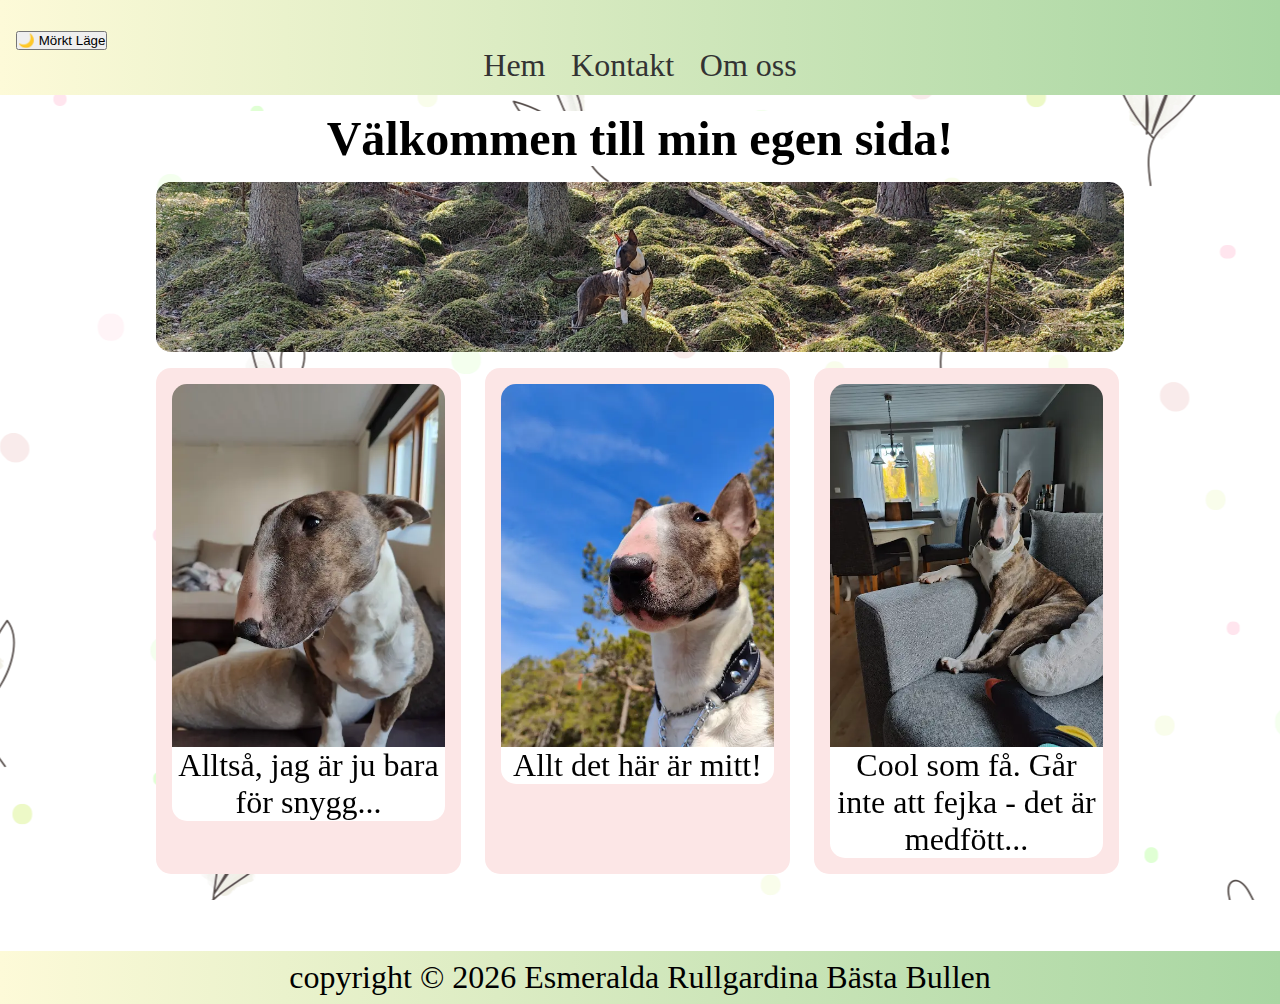
<file: index.html>
﻿<!DOCTYPE html>
<html lang="en">
<head>
    <meta charset="UTF-8">
    <meta name="viewport" content="width=device-width, initial-scale=1.0">
    <link rel="stylesheet" href="style.css">
    <link rel="icon" href="./images/shield-dog-solid-full.svg" type="image/svg+xml">
    <title>Esmes Sida - Hem</title>
</head>
<body>
    <header class="header">
         <div>
            <button class="toggleThemeBtn" id="toggle-theme-btn">🌙 Mörkt Läge</button>
        </div>
        <nav class="navBar">
            <ul class="navBarList">
                <li class="navBarListItem"><a class="navBarLink link" href="./index.html">Hem</a></li>
                <li class="navBarListItem"><a href="./contact.html">Kontakt</a></li>
                <li class="navBarListItem"><a href="./about.html">Om oss</a></li>
            </ul>           
        </nav>  
    </header>
    <main>
        <div class="main-inner">
            <h2 class="h2Rubrik rubrik">Välkommen till min egen sida!</h2>
            <div class="img1HomeHeader" >
                <img src="./images/bulle-i-skogen-cropped.jpg" alt="bullterrier i skogen">
            </div>
            <section class="section1 section">            
                <div>
                    <img src="./images/bulle-close-up1.webp" alt="bullterrier närbild">
                    <p>Alltså, jag är ju bara för snygg...</p>
                </div>
                <div>
                    <img src="./images/bulle-close-up2.webp" alt="bullterrier närbild2">
                    <p>Allt det här är mitt!</p>
                </div>
                <div>
                    <img src="./images/bulle-coolt-soffhäng.webp" alt="">
                    <p>Cool som få. Går inte att fejka - det är medfött...</p>
                </div>
            </section>
        </div>
    </main>
    <footer>
        copyright &copy; 2026 Esmeralda Rullgardina Bästa Bullen
    </footer>
    <script src="./esmesScript.js"></script>
</body>
</html>
</file>
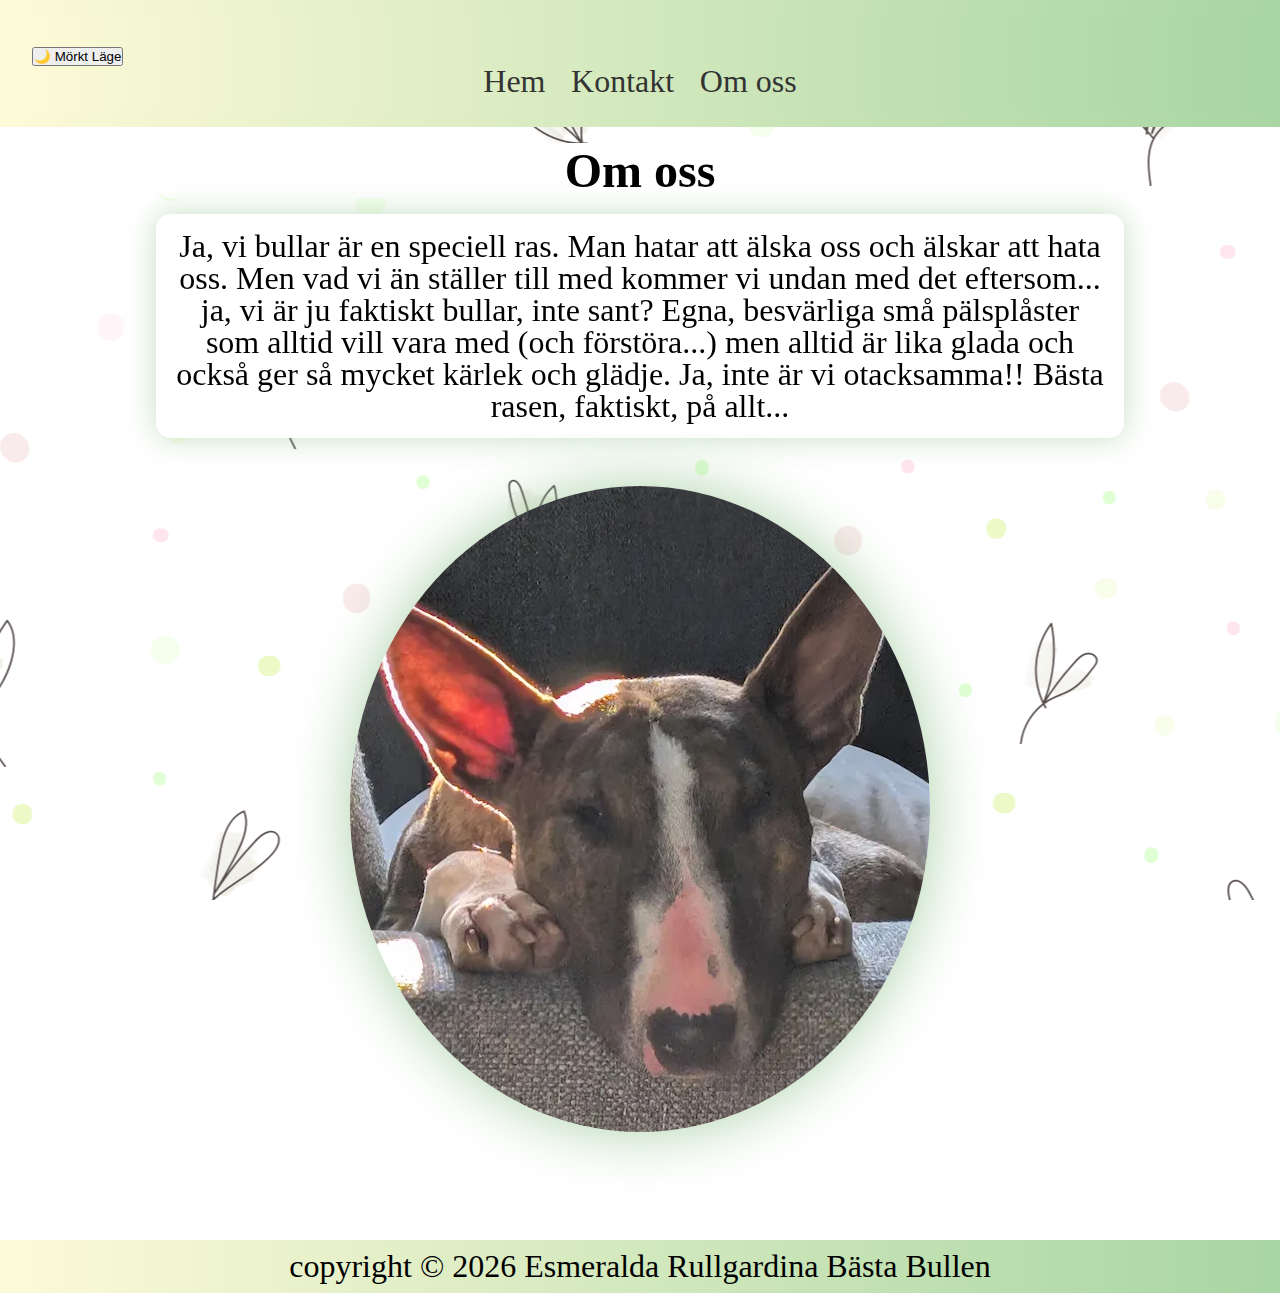
<file: about.html>
﻿<!DOCTYPE html>
<html lang="en">
<head>
    <meta charset="UTF-8">
    <meta name="viewport" content="width=device-width, initial-scale=1.0">
    <link rel="stylesheet" href="style.css">
    <link rel="icon" href="./images/shield-dog-solid-full.svg" type="image/svg+xml">
    <title>Esmes Sida - Om</title>
</head>
<body>
    <header class="header">
        <header class="header">
         <div>
            <button class="toggleThemeBtn" id="toggle-theme-btn">🌙 Mörkt Läge</button>
        </div>
        <nav class="navBar">
            <ul class="navBarList">
                <li class="navBarListItem"><a class="navBarLink link" href="./index.html">Hem</a></li>
                <li class="navBarListItem"><a href="./contact.html">Kontakt</a></li>
                <li class="navBarListItem"><a href="./about.html">Om oss</a></li>
            </ul>           
        </nav>  
    </header>      
    </header>
    <main>
        <div class="main-inner">
            <h2 class="h2Rubrik rubrik">Om oss</h2>
            <div class="aboutHero">
                <p class="realP">Ja, vi bullar är en speciell ras. Man hatar att älska oss och älskar att hata oss. Men vad vi än ställer till med kommer vi undan med det eftersom... ja, vi är ju faktiskt bullar, inte sant?
                    Egna, besvärliga små pälsplåster som alltid vill vara med (och förstöra...) men alltid är lika glada och också ger så mycket kärlek och glädje. Ja, inte är vi otacksamma!! Bästa rasen, faktiskt, på allt...
                </p>
                <img src="./images/bullen-snyggast.png" alt="" class="aboutImg">
            </div>
        </div>
    </main>

    <footer>
        copyright &copy; 2026 Esmeralda Rullgardina Bästa Bullen
    </footer>

    <script src="./esmesScript.js"></script>
    
</body>
</html>
</file>
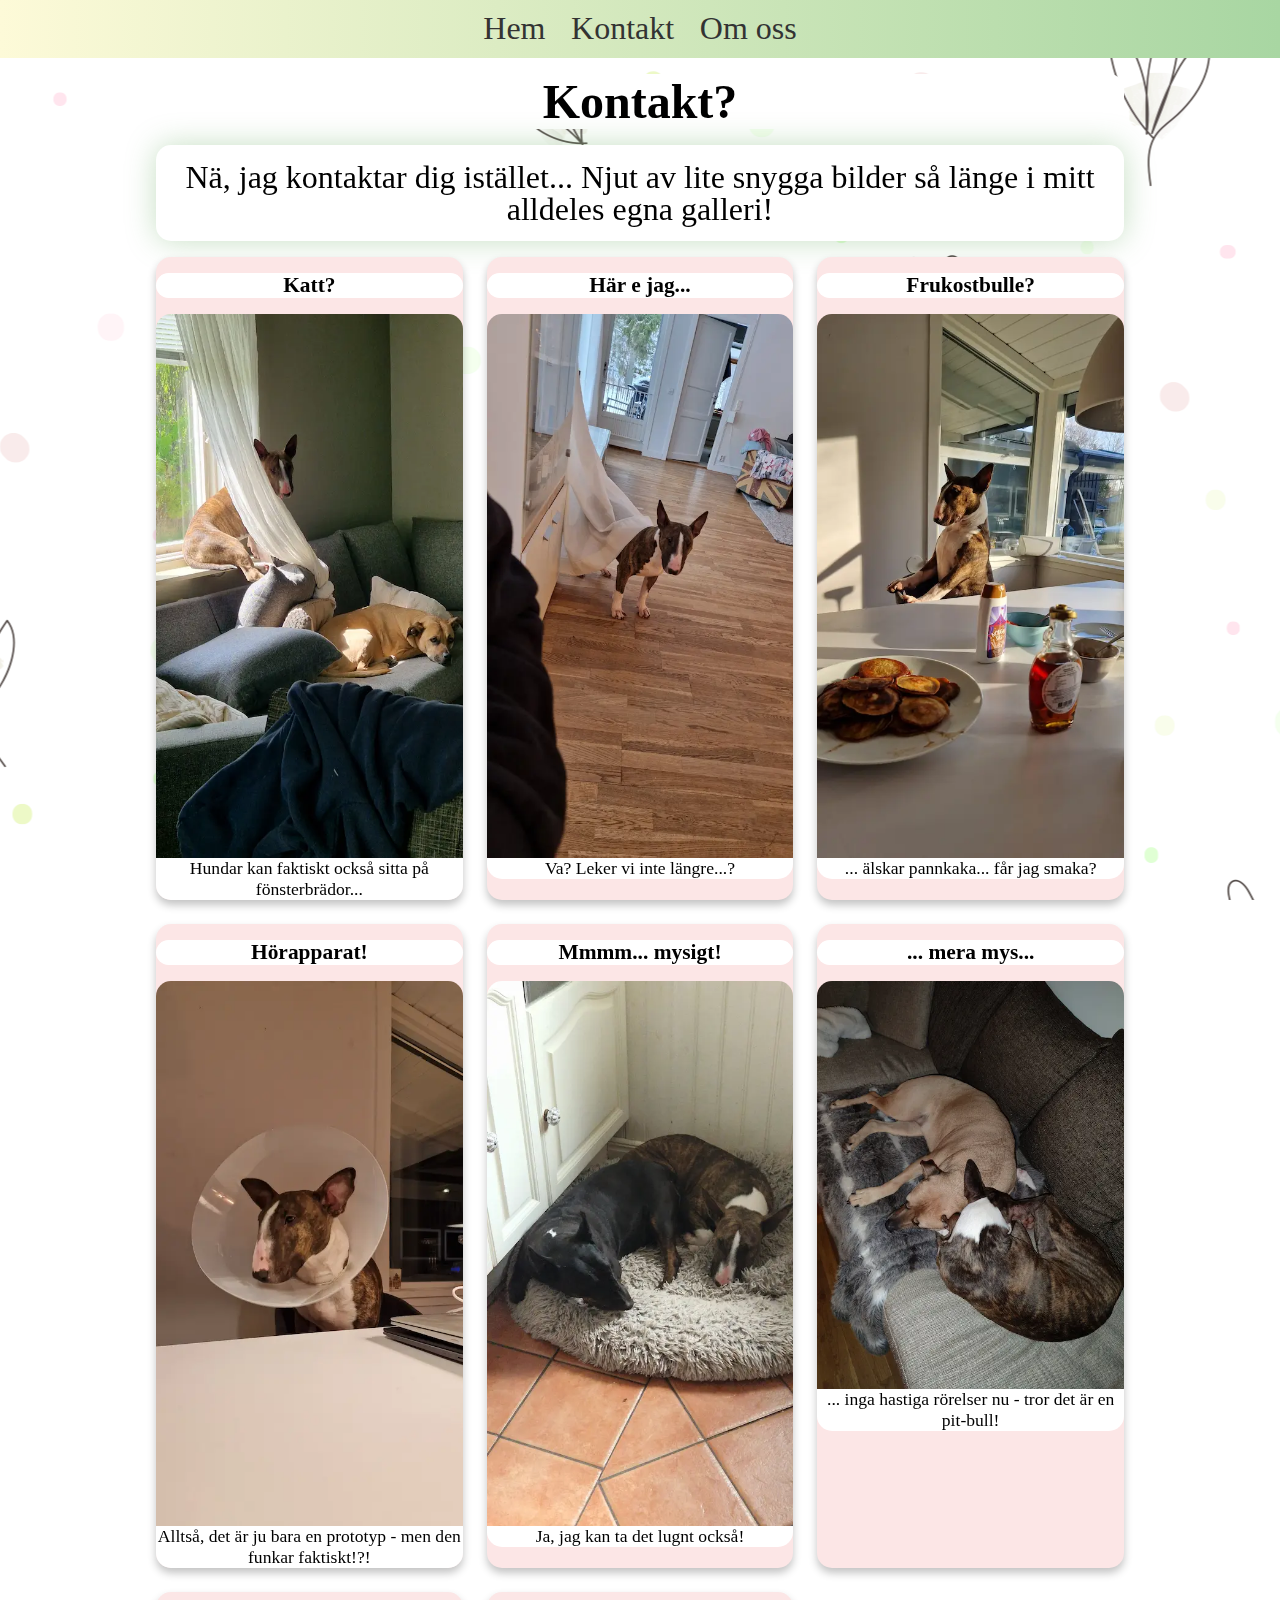
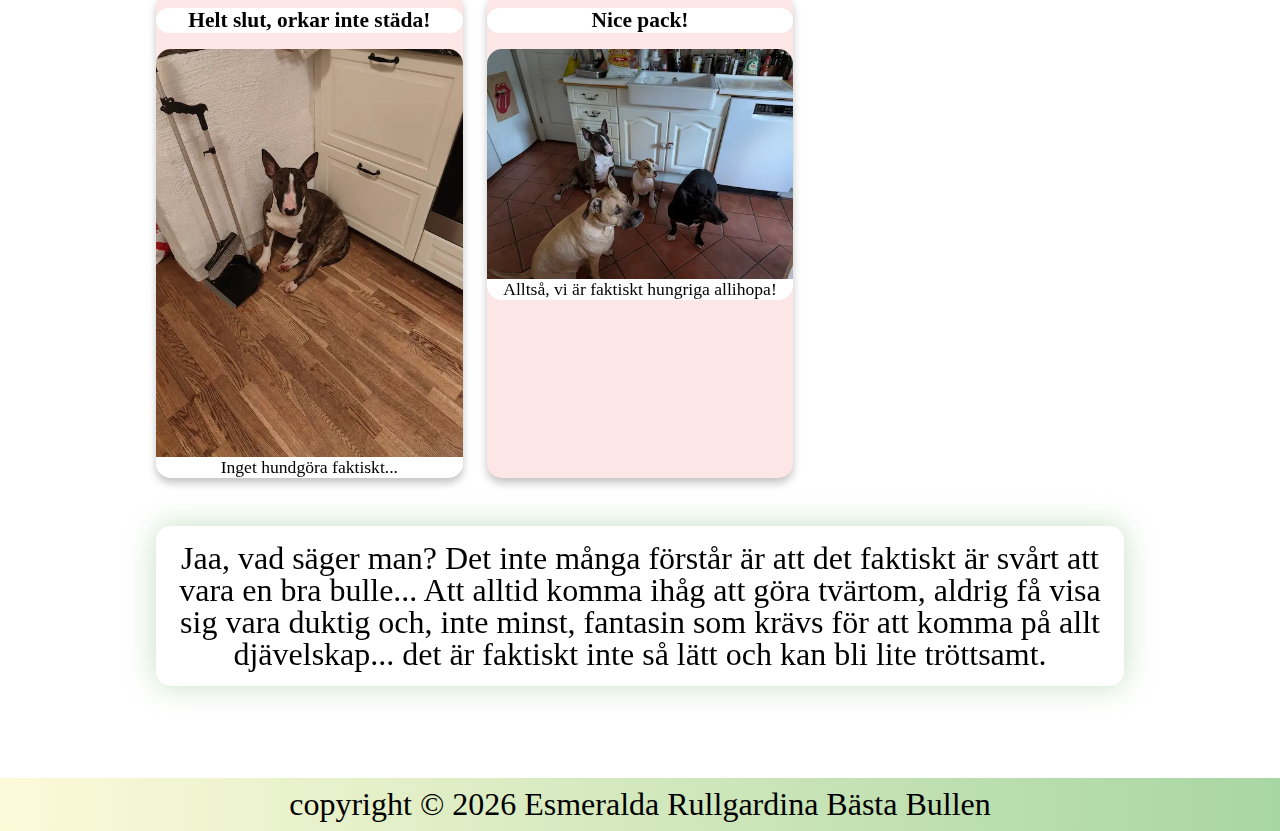
<file: contact.html>
﻿<!DOCTYPE html>
<html lang="en">
<head>
    <meta charset="UTF-8">
    <meta name="viewport" content="width=device-width, initial-scale=1.0">
    <link rel="stylesheet" href="style.css">
    <link rel="icon" href="./images/shield-dog-solid-full.svg" type="image/svg+xml">
    <title>Esmes Sida - Kontakt</title>
</head>
<body>
    <header class="header">
        <nav class="navBar">
            <ul class="navBarList">
                <li class="navBarListItem"><a class="navBarLink link" href="./index.html">Hem</a></li>
                <li class="navBarListItem"><a href="./contact.html">Kontakt</a></li>
                <li class="navBarListItem"><a href="./about.html">Om oss</a></li>
            </ul>
        </nav>      
    </header>
    <main>
        <div class="main-inner">
            <h2 class="h2Rubrik rubrik">Kontakt?</h2>
            <p class="realP">Nä, jag kontaktar dig istället... Njut av lite snygga bilder så länge i mitt alldeles egna galleri!</p>

            <div class="gallery-container">
                <div class="gallery">
                    <div class="card">
                        <h6 class="rubrik">Katt?</h6>
                            <img src="./images/bulle-leker-katt-på-fönsterbräda.webp" alt="">
                        <p class="cardText">Hundar kan faktiskt också sitta på fönsterbrädor...</p>
                    </div>
                    <div class="card">
                        <h6 class="rubrik">Här e jag...</h6>               
                            <img src="./images/bulle-kurragömma-gardin.webp" alt="">
                        <p class="cardText">Va? Leker vi inte längre...?</p>
                    </div>
                    <div class="card">
                        <h6 class="rubrik">Frukostbulle?</h6>
                            <img src="./images/bulle-frukost.webp" alt="">
                        <p class="cardText">... älskar pannkaka... får jag smaka?</p>
                    </div>
                    <div class="card">
                        <h6 class="rubrik">Hörapparat!</h6>
                            <img src="./images/bulle-hörselapparat.webp" alt="">
                        <p class="cardText">Alltså, det är ju bara en prototyp - men den funkar faktiskt!?!</p> 
                    </div>
                    <div class="card">
                        <h6 class="rubrik">Mmmm... mysigt!</h6>             
                            <img src="./images/bullemys1-med-frej-minibulle.webp" alt="">
                        <p class="cardText">Ja, jag kan ta det lugnt också!</p>
                    </div>
                    <div class="card">
                        <h6 class="rubrik">... mera mys...</h6>
                            <img src="./images/bullemys2-med-keisja-amstaff.webp" alt="">
                        <p class="cardText">... inga hastiga rörelser nu - tror det är en pit-bull!</p>
                    </div>
                    <div class="card">
                        <h6 class="rubrik">Helt slut, orkar inte städa!</h6>
                            <img src="./images/bulle-städa-njae.webp" alt="">
                        <p class="cardText">Inget hundgöra faktiskt...</p>
                    </div>
                    <div class="card">
                        <h6 class="rubrik">Nice pack!</h6>
                            <img src="./images/bulle_Co.webp" alt="">
                        <p class="cardText">Alltså, vi är faktiskt hungriga allihopa!</p>
                    </div>

                </div>
            </div>


            

            <p class="realP">Jaa, vad säger man? Det inte många förstår är att det faktiskt är svårt att vara en bra bulle... Att alltid komma ihåg att göra tvärtom, aldrig få visa sig vara duktig och, inte minst, fantasin som krävs för att komma på allt djävelskap... det är faktiskt inte så lätt och kan bli lite tröttsamt.</p>
        </div>

    </main>

    <footer>
        copyright &copy; 2026 Esmeralda Rullgardina Bästa Bullen
    </footer>
    
</body>
</html>
</file>
<file: style.css>
@charset "UTF-8";
:root {
  --primaryColor: #fdfad8;
  --secondaryColor: rgb(168, 214, 162);
  --cardBgColor: rgb(252, 230, 230);
  --wallpaper: url("./images/Namnlös design.png");
}

[data-theme=dark] {
  --primaryColor: #7D8170;
  --secondaryColor: rgb(92,85,101);
  --cardBgColor: rgb(157,175,123);
  --wallpaper: url("./images/bg-pic-dark-theme.png");
}

* {
  margin: 0;
  padding: 0;
  box-sizing: border-box;
}

html, body {
  margin: 0;
  min-height: 100vh;
}

body {
  display: flex;
  flex-direction: column;
  font-family: "Gabriola";
  font-size: clamp(1.4rem, 2.5vw, 2rem);
  overflow-x: hidden;
}

img {
  max-width: 100%;
  height: auto;
  display: block;
  border-radius: 15px 15px 0 0;
}

.img1HomeHeader {
  border-radius: 0 0 15px 15px;
  overflow: hidden;
}

.header {
  position: sticky;
  top: 0;
  padding: 1rem;
  background: linear-gradient(to right, var(--primaryColor), var(--secondaryColor));
  z-index: 100;
}

main {
  flex: 1 0 auto;
  position: relative;
}

main::before {
  content: "";
  position: fixed;
  inset: 0;
  background-image: var(--wallpaper);
  background-repeat: repeat;
  background-position: center;
  transform: translateZ(0);
  z-index: -1;
}

main::after {
  content: "";
  position: fixed;
  inset: 0;
  background: rgba(255, 255, 255, 0.25);
  z-index: -1;
}

.main-inner {
  max-width: 1000px;
  margin: 0 auto;
  padding-left: 1rem;
  padding-right: 1rem;
  padding-bottom: clamp(2rem, 6vw, 5rem);
}

.navBarList {
  list-style: none;
  display: flex;
  flex-direction: column;
  gap: clamp(0.5rem, 2vw, 2rem);
  transition: gap 0.3s ease;
}

.navBarListItem {
  line-height: 1.6rem;
}

.navBarListItem a:hover {
  color: rgb(90, 185, 119);
}

.navBarListItem a {
  text-decoration: none;
  line-height: 0.4;
  color: #333;
}

.rubrik {
  text-align: center;
  margin: 1rem 0;
  background-color: white;
  border-radius: 15px;
}

ul {
  display: flex;
  flex-direction: row;
  justify-content: space-around;
}

li {
  list-style-type: none;
}

.section1 {
  margin-top: 1rem;
  display: flex;
  flex-wrap: wrap;
  gap: clamp(0.75rem, 2vw, 1.5rem);
}

.section1 div {
  background: var(--cardBgColor);
  flex: 0 1 min(100%, 305px);
  padding: 1rem;
  border-radius: 15px;
}

.aboutHero {
  display: flex;
  flex-direction: column;
  align-items: center;
}

.aboutImg {
  margin: 2rem;
  border: none;
  border-radius: 50%;
  box-shadow: 0 0 60px rgba(128, 184, 121, 0.65);
}

footer {
  text-align: center;
  padding: 0.5rem;
  background: linear-gradient(to right, var(--primaryColor), var(--secondaryColor));
}

.gallery-container {
  padding-bottom: 3rem;
}

.gallery {
  display: grid;
  grid-template-columns: repeat(auto-fit, minmax(260px, 1fr));
  gap: clamp(0.75rem, 2vw, 1.5rem);
  transition: gap 0.3s ease;
}

.card {
  background-color: var(--cardBgColor);
  border: none;
  border-radius: 15px;
  box-shadow: rgba(0, 0, 0, 0.24) 0px 5px 8px;
}

.card,
.section1 div {
  transition: padding 0.3s ease, box-shadow 0.3s ease, background-color 0.3s ease;
}

.h1Rubrik {
  font-size: clamp(1.6rem, 3vw, 2.4rem);
  background-color: white;
}

.cardText {
  font-size: clamp(0.95rem, 1.5vw, 1.1rem);
}

p {
  background-color: white;
  text-align: center;
  border-radius: 0 0 15px 15px;
}

.realP {
  margin-bottom: 1rem;
  line-height: 2rem;
  padding: 1rem;
  border-radius: 15px;
  background-color: white;
  box-shadow: 0 0 30px rgba(128, 184, 121, 0.45);
}

@media (min-width: 600px) {
  .navBarList {
    flex-direction: row;
    justify-content: center;
  }
}
@media (min-width: 900px) {
  main {
    margin: 0;
    max-width: none;
  }
  .gallery-container {
    max-width: 1000px;
    margin: auto;
  }
}/*# sourceMappingURL=style.css.map */
</file>
